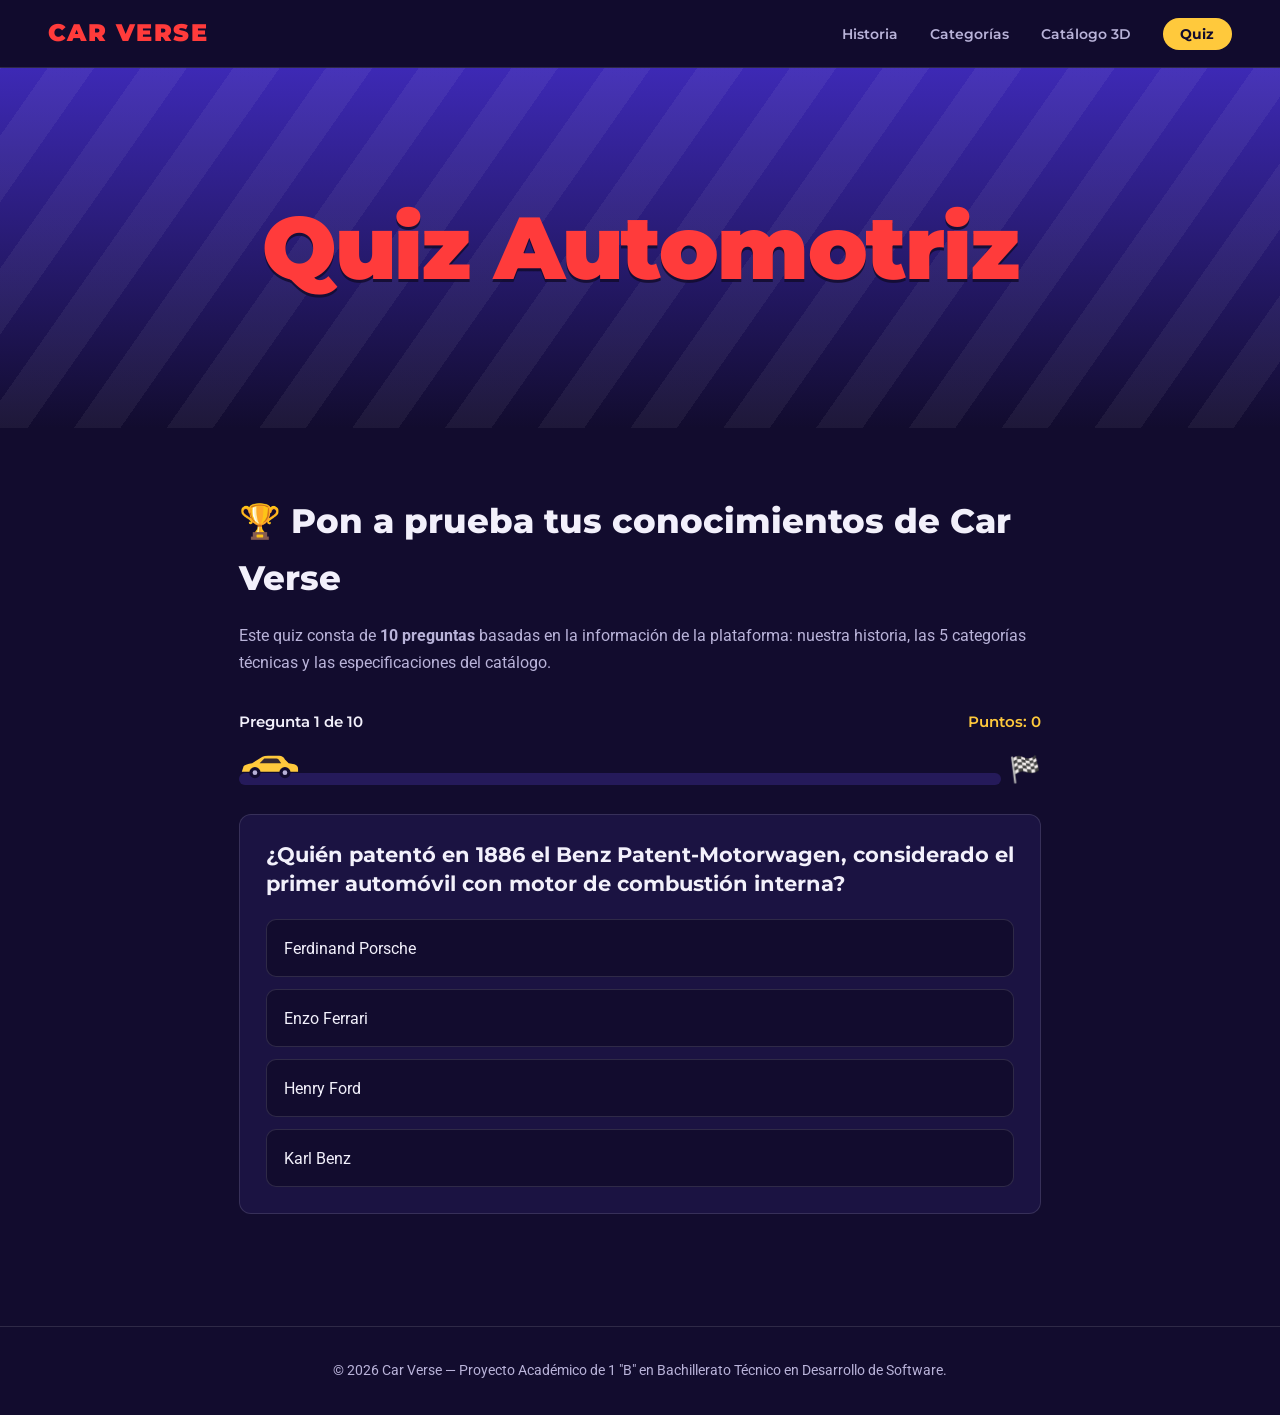
<file: quiz.html>
<!DOCTYPE html>
<html lang="es">
 
<head>
    <meta charset="UTF-8">
    <meta name="viewport" content="width=device-width, initial-scale=1.0">
    <title>Car Verse | Quiz Automotriz (10 Preguntas)</title>
 
    <!-- Fuentes de Google Fonts -->
    <link rel="preconnect" href="https://fonts.googleapis.com">
    <link rel="preconnect" href="https://fonts.gstatic.com" crossorigin>
    <link
        href="https://fonts.googleapis.com/css2?family=Montserrat:wght@400;600;700;800;900&family=Roboto:wght@300;400;500;700&display=swap"
        rel="stylesheet">
 
    <!-- Estilos (incluye los del quiz) -->
       <link rel="stylesheet" href="quiz.css">
</head>
 
<body>
 
    <!-- BARRA DE NAVEGACIÓN -->
    <header>
        <a href="index.html" class="logo">CAR <span>VERSE</span></a>
        <nav>
            <ul>
                <li><a href="index.html#historia">Historia</a></li>
                <li><a href="index.html#categorias">Categorías</a></li>
                <li><a href="index.html#catalogo">Catálogo 3D</a></li>
                <li><a href="quiz.html" class="btn-game-link" aria-current="page">Quiz</a></li>
            </ul>
        </nav>
    </header>
 
    <!-- HERO -->
    <div class="hero hero-quiz">
        <h1>Quiz Automotriz</h1>
    </div>
 
    <!-- CONTENEDOR PRINCIPAL DEL QUIZ -->
    <main class="quiz-wrap">
        <h2>🏆 Pon a prueba tus conocimientos de Car Verse</h2>
        <p class="intro-p">
            Este quiz consta de <strong>10 preguntas</strong> basadas en la información de la plataforma:
            nuestra historia, las 5 categorías técnicas y las especificaciones del catálogo.
        </p>
 
        <!-- BARRA DE PROGRESO CON CARRITO -->
        <div class="quiz-progress-container">
            <div class="quiz-progress-info">
                <span id="questionCount">Pregunta 1 de 10</span>
                <span id="scoreText">Puntos: 0</span>
            </div>
 
            <div class="progress-track" id="progressTrack" role="progressbar" aria-label="Progreso del quiz"
                aria-valuemin="0" aria-valuemax="10" aria-valuenow="0">
                <div class="progress-road">
                    <div class="progress-bar">
                        <div class="progress-fill" id="progressFill"></div>
                    </div>
 
                    <!-- Carrito (SVG mirando a la derecha) -->
                    <div class="progress-car" id="progressCar" aria-hidden="true">
                        <svg viewBox="0 0 64 30" xmlns="http://www.w3.org/2000/svg">
                            <path d="M3 21 L5 15 Q7 13 14 12 L25 5 Q27 4 31 4 L43 4 Q47 4 49 8 L53 12 L59 13 Q63 14 63 18 L63 21 Z"
                                fill="#ffc93c" />
                            <path d="M27 7 L40 7 Q42 7 43 9 L45 12 L22 12 Z" fill="#120c2e" opacity="0.85" />
                            <circle cx="17" cy="22" r="6" fill="#120c2e" />
                            <circle cx="17" cy="22" r="2.5" fill="#b9b3d9" />
                            <circle cx="49" cy="22" r="6" fill="#120c2e" />
                            <circle cx="49" cy="22" r="2.5" fill="#b9b3d9" />
                        </svg>
                    </div>
                </div>
                <span class="progress-flag" aria-hidden="true">🏁</span>
            </div>
        </div>
 
        <!-- TARJETA DE PREGUNTA -->
        <div class="quiz-card" id="quizCard">
            <h3 class="quiz-question" id="quizQuestion">Cargando pregunta...</h3>
            <div class="quiz-options" id="quizOptions">
                <!-- Opciones generadas con JS -->
            </div>
 
            <!-- Explicación tras responder -->
            <p class="quiz-feedback" id="quizFeedback" hidden></p>
            <button class="btn-quiz" id="btnNext" type="button" hidden>Siguiente pregunta</button>
        </div>
 
        <!-- RESULTADOS -->
        <div class="quiz-results" id="quizResults" hidden>
            <h3>🏁 ¡Quiz completado!</h3>
            <p class="results-score" id="finalScoreText">Obtuviste 0 de 10 puntos</p>
            <p class="results-feedback" id="resultsFeedback"></p>
            <button class="btn-quiz" id="btnRestart" type="button">Intentar de nuevo</button>
        </div>
    </main>
 
    <!-- PIE DE PÁGINA -->
    <footer>
        <p>&copy; 2026 Car Verse — Proyecto Académico de 1 "B" en Bachillerato Técnico en Desarrollo de Software.</p>
    </footer>
 
    <script src="quiz.js"></script>
</body>
</html>
</file>
<file: quiz.css>
/* ==========================================================================
   CAR VERSE — quiz.css (estilos independientes de quiz.html)
   Estructura: variables > base > header > hero > intro > secciones >
   footer > responsive > quiz
   ========================================================================== */

/* ---------- 1. VARIABLES ---------- */
:root {
    --fondo: #120c2e;          /* azul-violeta muy oscuro */
    --fondo-2: #1b1342;        /* tarjetas */
    --fondo-3: #251a5a;        /* hover / bordes */
    --violeta: #3d29b5;        /* mismo color que los visores 3D */
    --acento: #ffc93c;         /* amarillo de pista */
    --acento-oscuro: #d9a514;
    --rojo: #ff3b3b;           /* logo y título principal */
    --texto: #f2f0fb;
    --texto-suave: #b9b3d9;
    --borde: rgba(255, 255, 255, 0.12);

    --fuente-titulos: "Montserrat", sans-serif;
    --fuente-texto: "Roboto", sans-serif;

    --alto-header: 68px;
    --ancho-max: 1120px;
    --radio: 10px;
}

/* ---------- 2. BASE ---------- */
*,
*::before,
*::after {
    box-sizing: border-box;
    margin: 0;
    padding: 0;
}

html {
    scroll-behavior: smooth;
    scroll-padding-top: var(--alto-header);
}

body {
    font-family: var(--fuente-texto);
    font-size: 1rem;
    line-height: 1.7;
    color: var(--texto);
    background: var(--fondo);
}

a {
    color: inherit;
    text-decoration: none;
}

ul {
    list-style: none;
}

button,
input {
    font: inherit;
}

/* evita el fondo blanco/gris por defecto del navegador en los botones */
button {
    color: inherit;
    background: none;
    border: 0;
}

:focus-visible {
    outline: 3px solid var(--acento);
    outline-offset: 3px;
}

/* ---------- 3. BARRA DE NAVEGACIÓN ---------- */
header {
    position: sticky;
    top: 0;
    z-index: 100;
    height: var(--alto-header);
    padding: 0 clamp(1rem, 4vw, 3rem);
    display: flex;
    align-items: center;
    justify-content: space-between;
    background: rgba(18, 12, 46, 0.92);
    backdrop-filter: blur(8px);
    border-bottom: 1px solid var(--borde);
}

.logo {
    font-family: var(--fuente-titulos);
    font-weight: 900;
    font-size: 1.5rem;
    letter-spacing: 0.06em;
    color: var(--rojo);
}

.logo span {
    color: var(--rojo);
}

nav ul {
    display: flex;
    align-items: center;
    gap: clamp(1rem, 2.5vw, 2rem);
}

nav a {
    font-family: var(--fuente-titulos);
    font-weight: 600;
    font-size: 0.9rem;
    color: var(--texto-suave);
    padding: 0.4rem 0;
    border-bottom: 2px solid transparent;
    transition: color 0.2s, border-color 0.2s;
}

nav a:hover {
    color: var(--texto);
    border-color: var(--acento);
}

nav a.btn-game-link {
    color: var(--fondo);
    background: var(--acento);
    padding: 0.45rem 1.1rem;
    border-radius: 999px;
    border-bottom: none;
    font-weight: 700;
    transition: background 0.2s;
}

nav a.btn-game-link:hover {
    background: var(--acento-oscuro);
    color: var(--fondo);
}

/* ---------- 4. ENCABEZADO PRINCIPAL (HERO) ---------- */
.hero {
    min-height: 62vh;
    display: flex;
    align-items: center;
    justify-content: center;
    padding: 4rem 1.5rem;
    text-align: center;
    /* rayas diagonales tipo pista sobre el violeta de marca */
    background:
        repeating-linear-gradient(
            -55deg,
            transparent 0 38px,
            rgba(255, 255, 255, 0.05) 38px 76px
        ),
        linear-gradient(180deg, var(--violeta) 0%, var(--fondo) 100%);
}

.hero h1 {
    font-family: var(--fuente-titulos);
    font-weight: 900;
    font-size: clamp(2.4rem, 8vw, 5.5rem);
    line-height: 1.05;
    letter-spacing: -0.02em;
    max-width: 14ch;
    text-wrap: balance;
    color: var(--rojo);
    /* sombra oscura para que el rojo se lea bien sobre el violeta */
    text-shadow: 0 3px 0 rgba(18, 12, 46, 0.85);
}

/* ---------- 5. INTRODUCCIÓN ---------- */
.intro-section {
    max-width: 760px;
    margin: 0 auto;
    padding: 5rem 1.5rem 3rem;
}

.intro-section h2 {
    font-family: var(--fuente-titulos);
    font-weight: 800;
    font-size: clamp(1.6rem, 4vw, 2.2rem);
    margin-bottom: 1.5rem;
}

.intro-p {
    color: var(--texto-suave);
    margin-bottom: 1.2rem;
}

/* ---------- 6. SECCIONES (estructura común) ---------- */
section {
    max-width: var(--ancho-max);
    margin: 0 auto;
    padding: 4rem 1.5rem;
}

.section-header {
    margin-bottom: 2.5rem;
}

.section-header h2 {
    font-family: var(--fuente-titulos);
    font-weight: 800;
    font-size: clamp(1.8rem, 4.5vw, 2.6rem);
    line-height: 1.15;
    margin-bottom: 0.5rem;
}

.section-header p {
    color: var(--texto-suave);
    max-width: 60ch;
}


/* ---------- 11. PIE DE PÁGINA ---------- */
footer {
    margin-top: 3rem;
    padding: 2rem 1.5rem;
    text-align: center;
    font-size: 0.88rem;
    color: var(--texto-suave);
    border-top: 1px solid var(--borde);
}

/* ---------- 12. RESPONSIVE ---------- */
@media (max-width: 720px) {
    header {
        height: auto;
        min-height: var(--alto-header);
        flex-direction: column;
        gap: 0.5rem;
        padding-block: 0.7rem;
    }

    html {
        scroll-padding-top: 110px;
    }

    nav ul {
        flex-wrap: wrap;
        justify-content: center;
        gap: 0.6rem 1.1rem;
    }

    .hero {
        min-height: 50vh;
    }

    section {
        padding: 3rem 1.2rem;
    }
}

/* ---------- 13. ACCESIBILIDAD: menos movimiento ---------- */
@media (prefers-reduced-motion: reduce) {
    html {
        scroll-behavior: auto;
    }

    *,
    *::before,
    *::after {
        transition: none !important;
    }
}



/* ==========================================================================
   14. QUIZ (quiz.html)
   ========================================================================== */

.hero-quiz {
    min-height: 40vh;
}

/* ---------- CONTENEDOR ---------- */
.quiz-wrap {
    max-width: 850px;
    margin: 0 auto;
    padding: 4rem 1.5rem 4rem;
}

.quiz-wrap h2 {
    font-family: var(--fuente-titulos);
    font-weight: 800;
    font-size: clamp(1.5rem, 4vw, 2.1rem);
    margin-bottom: 1rem;
}

.quiz-wrap .intro-p {
    margin-bottom: 2rem;
}

/* ---------- BARRA DE PROGRESO CON CARRITO ---------- */
.quiz-progress-container {
    margin-bottom: 1.8rem;
}

.quiz-progress-info {
    display: flex;
    justify-content: space-between;
    margin-bottom: 0.4rem;
    font-family: var(--fuente-titulos);
    font-weight: 600;
    font-size: 0.95rem;
}

#scoreText {
    color: var(--acento);
}

.progress-track {
    --p: 0;          /* progreso de 0 a 1 (lo cambia quiz.js) */
    --car-w: 60px;
    display: flex;
    align-items: flex-end;
    gap: 0.5rem;
    height: 44px;
}

.progress-road {
    position: relative;
    flex: 1;
    height: 100%;
}

.progress-bar {
    position: absolute;
    left: 0;
    right: 0;
    bottom: 0;
    height: 12px;
    background: var(--fondo-3);
    border-radius: 6px;
    overflow: hidden;
}

.progress-fill {
    height: 100%;
    width: calc(var(--p) * 100%);
    background: var(--acento);
    border-radius: 6px;
    transition: width 0.7s ease;
}

/* El carrito se mueve por la barra: nunca se sale de ella */
.progress-car {
    position: absolute;
    bottom: 5px;
    left: calc((100% - var(--car-w)) * var(--p));
    width: var(--car-w);
    transition: left 0.7s ease;
}

.progress-car svg {
    display: block;
    width: 100%;
    height: auto;
}

.progress-flag {
    font-size: 1.6rem;
    line-height: 1;
    padding-bottom: 2px;
}

/* ---------- TARJETA DE PREGUNTA ---------- */
.quiz-card {
    background: var(--fondo-2);
    border: 1px solid var(--borde);
    border-radius: 12px;
    padding: 1.6rem;
}

.quiz-question {
    font-family: var(--fuente-titulos);
    font-weight: 700;
    font-size: clamp(1.1rem, 3vw, 1.3rem);
    line-height: 1.4;
    margin-bottom: 1.3rem;
}

.quiz-options {
    display: flex;
    flex-direction: column;
    gap: 0.75rem;
}

.quiz-option {
    width: 100%;
    padding: 0.9rem 1.1rem;
    text-align: left;
    color: var(--texto);
    background: var(--fondo);
    border: 1px solid var(--borde);
    border-radius: var(--radio);
    cursor: pointer;
    transition: border-color 0.2s, background 0.2s;
}

.quiz-option:hover:not(:disabled) {
    border-color: var(--acento);
    background: var(--fondo-3);
}

.quiz-option:disabled {
    cursor: default;
    color: var(--texto);
}

/* opciones que no se eligieron: se atenúan para resaltar la correcta */
.quiz-option:disabled:not(.correct):not(.wrong) {
    opacity: 0.55;
}

.quiz-option.correct {
    background: rgba(46, 160, 100, 0.25);
    border-color: #36b37e;
}

.quiz-option.wrong {
    background: rgba(220, 70, 70, 0.22);
    border-color: #e05555;
}

/* explicación */
.quiz-feedback {
    margin-top: 1.2rem;
    padding: 0.9rem 1.1rem;
    color: var(--texto-suave);
    background: var(--fondo);
    border-left: 4px solid var(--acento);
    border-radius: 0 var(--radio) var(--radio) 0;
}

/* botones del quiz */
.btn-quiz {
    margin-top: 1.2rem;
    padding: 0.8rem 1.8rem;
    font-family: var(--fuente-titulos);
    font-weight: 700;
    color: var(--fondo);
    background: var(--acento);
    border: none;
    border-radius: 999px;
    cursor: pointer;
    transition: background 0.2s;
}

.btn-quiz:hover {
    background: var(--acento-oscuro);
}

/* ---------- RESULTADOS ---------- */
.quiz-results {
    text-align: center;
    padding: 2rem 1rem;
    background: var(--fondo-2);
    border: 1px solid var(--borde);
    border-radius: 12px;
}

.quiz-results h3 {
    font-family: var(--fuente-titulos);
    font-weight: 800;
    font-size: clamp(1.6rem, 5vw, 2.1rem);
    color: var(--acento);
}

.results-score {
    margin: 0.8rem 0;
    font-size: 1.4rem;
    font-weight: 700;
}

.results-feedback {
    color: var(--texto-suave);
    max-width: 50ch;
    margin: 0 auto;
}

/* [hidden] debe ganar a cualquier display definido arriba */
.quiz-card [hidden],
.quiz-results[hidden] {
    display: none;
}

@media (max-width: 720px) {
    .progress-track {
        --car-w: 48px;
        height: 38px;
    }

    .quiz-card {
        padding: 1.2rem;
    }
}

@media (prefers-reduced-motion: reduce) {
    .progress-fill,
    .progress-car {
        transition: none;
    }
}
</file>
